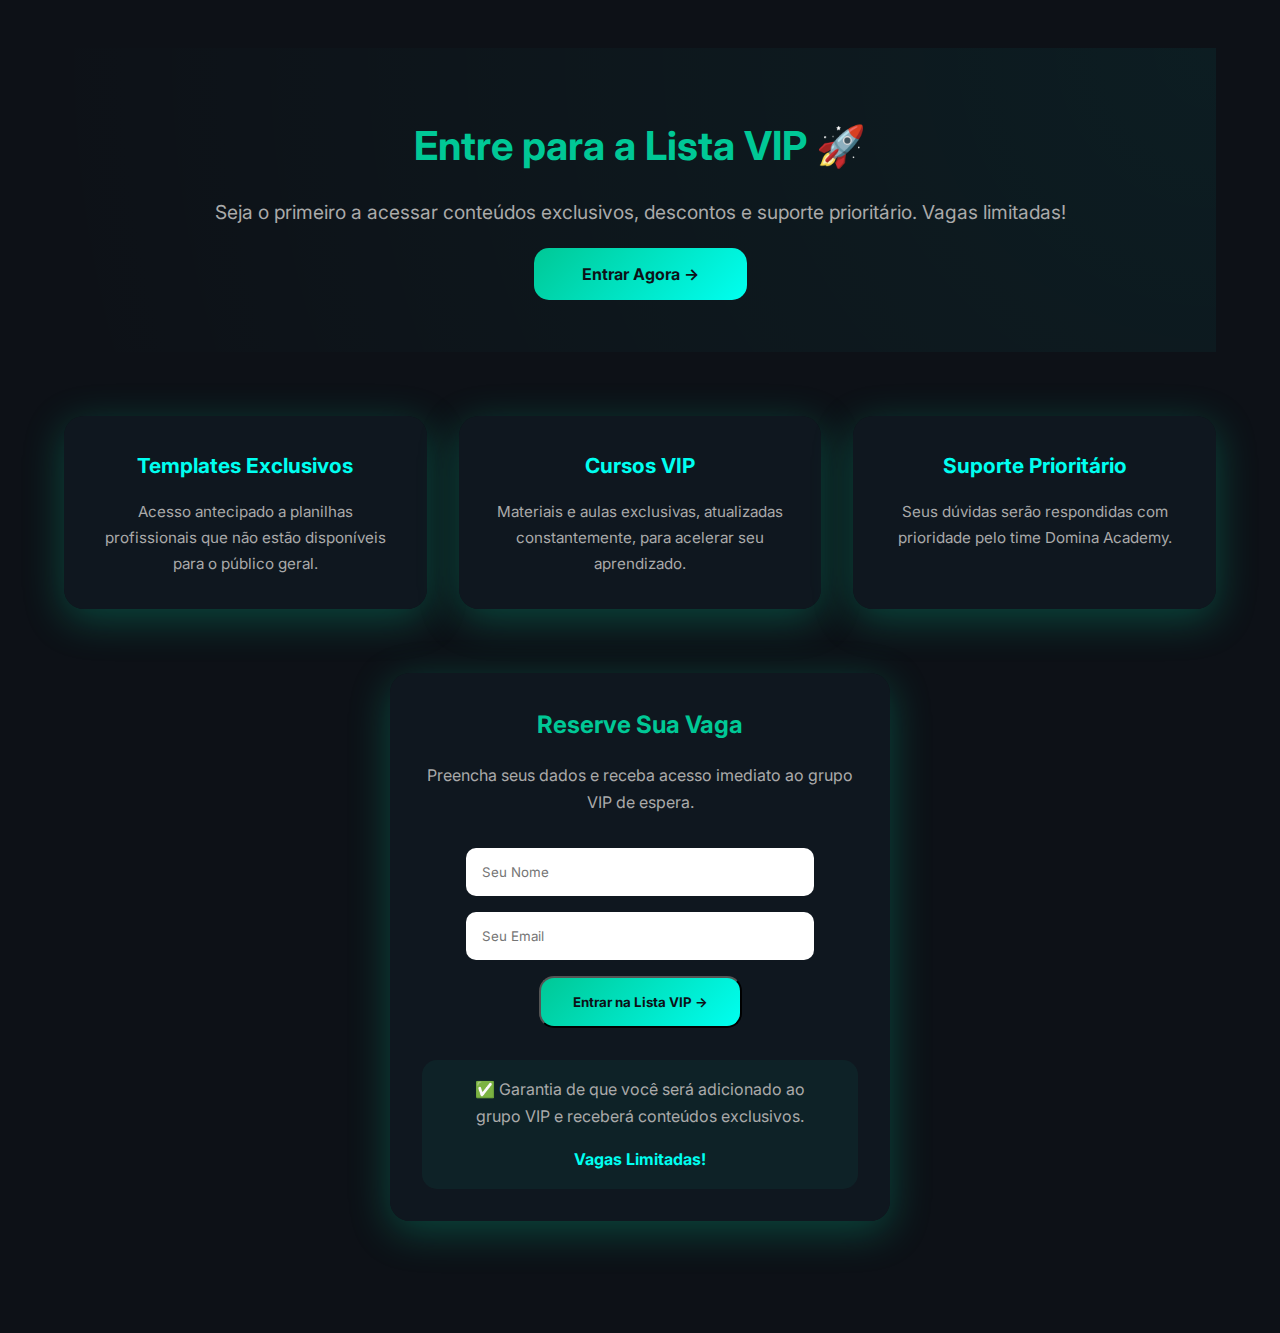
<file: lista vip/HOT VIP.HTML>
<!DOCTYPE html>
<html lang="pt-MZ">
<head>
<meta charset="UTF-8">
<meta name="viewport" content="width=device-width, initial-scale=1.0">
<title>Lista VIP — Domina Academy</title>
<link href="https://fonts.googleapis.com/css2?family=Inter:wght@300;400;600;700;800&display=swap" rel="stylesheet">
<style>
  /* RESET */
  *{margin:0;padding:0;box-sizing:border-box;font-family:'Inter',sans-serif;}
  body{background:#0D1117;color:#FFF;line-height:1.7;scroll-behavior:smooth;}
  a{text-decoration:none;color:inherit;transition:0.3s;}
  a:hover{color:#00FFF0;}
  .container{width:90%;max-width:1200px;margin:0 auto;padding:3rem 0;}

  /* HERO */
  .hero{text-align:center;padding:4rem 2rem;background:radial-gradient(circle at top right, rgba(0,255,240,0.05), transparent);}
  .hero h1{font-size:2.5rem;color:#00C896;margin-bottom:1rem;}
  .hero p{font-size:1.2rem;color:#AAA;margin-bottom:2rem;}
  .hero .btn{padding:1rem 3rem;font-weight:700;border-radius:15px;background:linear-gradient(135deg,#00C896,#00FFF0);color:#0D1117;transition:0.3s;}
  .hero .btn:hover{transform:translateY(-3px) scale(1.05);}

  /* BENEFÍCIOS */
  .benefits{display:grid;grid-template-columns:repeat(auto-fit,minmax(280px,1fr));gap:2rem;margin-top:4rem;}
  .benefit-card{background:rgba(17,25,33,0.85);padding:2rem;border-radius:20px;text-align:center;box-shadow:0 10px 40px rgba(0,200,150,0.3);transition:0.4s;}
  .benefit-card:hover{transform:translateY(-5px) scale(1.02);box-shadow:0 15px 50px rgba(0,255,200,0.4);}
  .benefit-card h3{color:#00FFF0;margin-bottom:1rem;font-size:1.3rem;}
  .benefit-card p{color:#AAA;font-size:0.95rem;}

  /* FORM */
  .waitlist-form{background:rgba(17,25,33,0.85);padding:2rem;border-radius:20px;margin:4rem auto;text-align:center;max-width:500px;box-shadow:0 10px 40px rgba(0,200,150,0.3);}
  .waitlist-form h2{color:#00C896;margin-bottom:1rem;}
  .waitlist-form p{color:#AAA;margin-bottom:2rem;}
  .waitlist-form input{width:80%;padding:1rem;margin-bottom:1rem;border-radius:10px;border:none;}
  .waitlist-form button{padding:1rem 2rem;font-weight:700;border-radius:15px;background:linear-gradient(135deg,#00C896,#00FFF0);color:#0D1117;cursor:pointer;transition:0.3s;}
  .waitlist-form button:hover{transform:translateY(-3px) scale(1.05);}

  /* GARANTIA E ESCASSEZ */
  .guarantee{background:rgba(0,255,200,0.05);padding:1rem 2rem;border-radius:15px;margin-top:2rem;color:#AAA;text-align:center;}
  .scarcity{color:#00FFF0;font-weight:700;margin-top:1rem;}

  /* RESPONSIVO */
  @media(max-width:768px){.benefits{grid-template-columns:1fr;}}
</style>
</head>
<body>

<div class="container">
  <!-- HERO -->
  <section class="hero">
    <h1>Entre para a Lista VIP 🚀</h1>
    <p>Seja o primeiro a acessar conteúdos exclusivos, descontos e suporte prioritário. Vagas limitadas!</p>
    <a href="#formulario" class="btn">Entrar Agora →</a>
  </section>

  <!-- BENEFÍCIOS -->
  <section class="benefits">
    <div class="benefit-card">
      <h3>Templates Exclusivos</h3>
      <p>Acesso antecipado a planilhas profissionais que não estão disponíveis para o público geral.</p>
    </div>
    <div class="benefit-card">
      <h3>Cursos VIP</h3>
      <p>Materiais e aulas exclusivas, atualizadas constantemente, para acelerar seu aprendizado.</p>
    </div>
    <div class="benefit-card">
      <h3>Suporte Prioritário</h3>
      <p>Seus dúvidas serão respondidas com prioridade pelo time Domina Academy.</p>
    </div>
  </section>

  <!-- FORMULÁRIO DE ESPERA -->
  <section id="formulario" class="waitlist-form">
    <h2>Reserve Sua Vaga</h2>
    <p>Preencha seus dados e receba acesso imediato ao grupo VIP de espera.</p>
    <form action="https://wa.me/25884XXXXXXX?text=Olá!%20Quero%20entrar%20na%20Lista%20VIP%20da%20Domina%20Academy" method="get" target="_blank">
      <input type="text" name="nome" placeholder="Seu Nome" required>
      <input type="email" name="email" placeholder="Seu Email" required>
      <button type="submit">Entrar na Lista VIP →</button>
    </form>
    <div class="guarantee">
      ✅ Garantia de que você será adicionado ao grupo VIP e receberá conteúdos exclusivos.
      <div class="scarcity">Vagas Limitadas!</div>
    </div>
  </section>
</div>

</body>
</html>
</file>
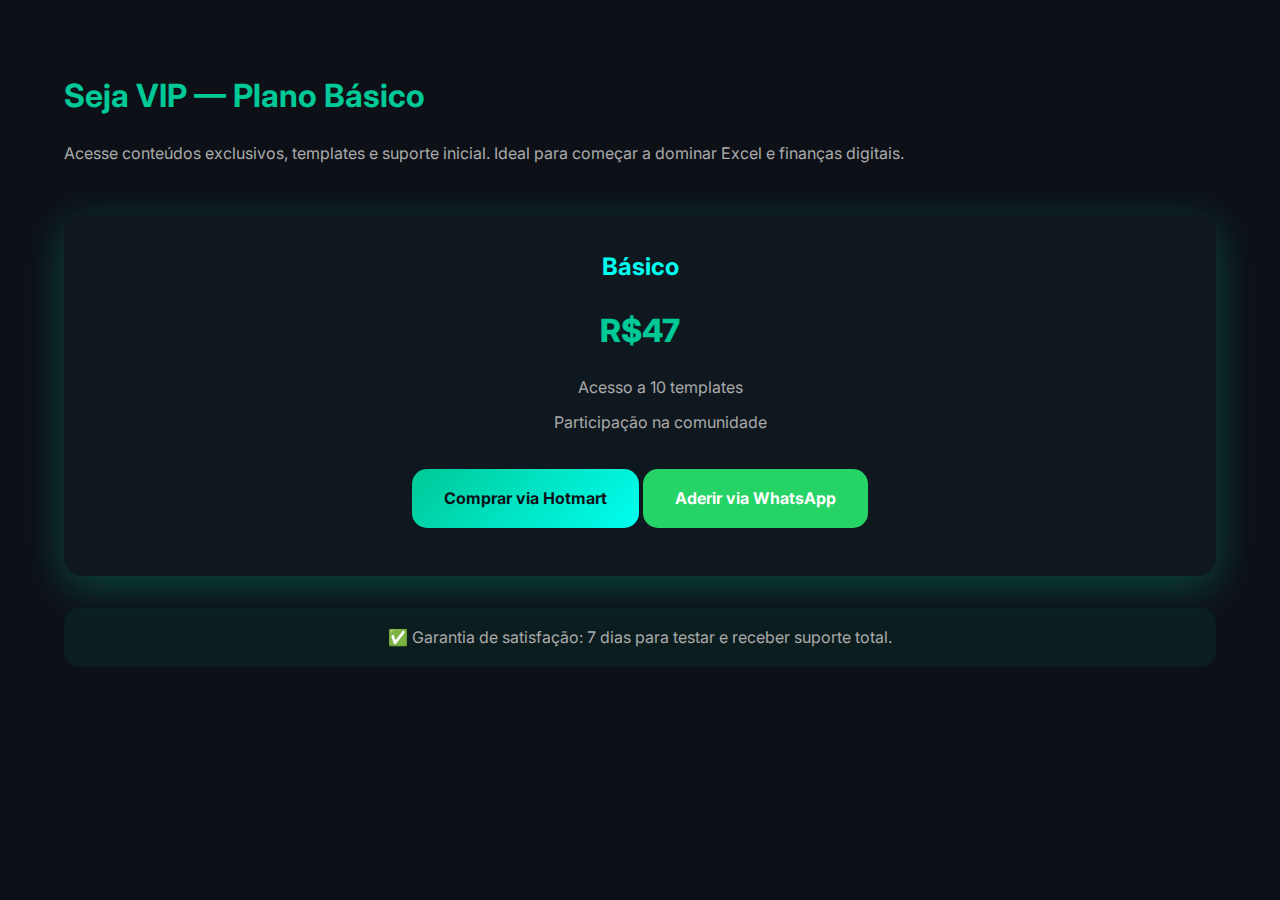
<file: VIP PAG/Página VIP basico.html>
<!DOCTYPE html>
<html lang="pt-MZ">
<head>
<meta charset="UTF-8">
<meta name="viewport" content="width=device-width, initial-scale=1.0">
<title>VIP Básico — Domina Academy</title>
<link href="https://fonts.googleapis.com/css2?family=Inter:wght@300;400;600;700;800&display=swap" rel="stylesheet">
<style>
  body{margin:0;font-family:'Inter',sans-serif;background:#0D1117;color:#FFF;line-height:1.7;}
  .container{width:90%;max-width:1200px;margin:0 auto;padding:3rem 0;}
  h1{color:#00C896;margin-bottom:1rem;}
  p{color:#AAA;margin-bottom:2rem;}
  .plans{display:grid;grid-template-columns:repeat(auto-fit,minmax(250px,1fr));gap:2rem;margin-top:3rem;}
  .plan-card{background:rgba(17,25,33,0.85);padding:2rem;border-radius:20px;text-align:center;box-shadow:0 10px 40px rgba(0,200,150,0.3);transition:0.4s;}
  .plan-card:hover{transform:translateY(-5px) scale(1.02);box-shadow:0 15px 50px rgba(0,255,200,0.4);}
  .plan-title{font-size:1.5rem;color:#00FFF0;margin-bottom:1rem;font-weight:700;}
  .plan-price{font-size:2rem;color:#00C896;margin-bottom:1rem;font-weight:800;}
  .plan-features{list-style:none;color:#AAA;margin-bottom:2rem;}
  .plan-features li{margin-bottom:0.5rem;}
  .btn{display:inline-block;text-decoration:none;padding:1rem 2rem;border-radius:15px;font-weight:700;transition:0.3s;margin-bottom:1rem;}
  .btn-primary{background:linear-gradient(135deg,#00C896,#00FFF0);color:#0D1117;}
  .btn-primary:hover{transform:translateY(-3px) scale(1.05);}
  .btn-whatsapp{background:#25D366;color:#fff;}
  .btn-whatsapp:hover{transform:translateY(-3px) scale(1.05);}
  .highlight{border:2px solid #00FFF0;box-shadow:0 15px 50px rgba(0,255,200,0.4);}
  .guarantee{background:rgba(0,255,200,0.05);padding:1rem 2rem;border-radius:15px;margin-top:2rem;color:#AAA;text-align:center;}
</style>
</head>
<body>
<div class="container">
  <h1>Seja VIP — Plano Básico</h1>
  <p>Acesse conteúdos exclusivos, templates e suporte inicial. Ideal para começar a dominar Excel e finanças digitais.</p>

  <div class="plans">
    <div class="plan-card">
      <div class="plan-title">Básico</div>
      <div class="plan-price">R$47</div>
      <ul class="plan-features">
        <li>Acesso a 10 templates</li>
        <li>Participação na comunidade</li>
      </ul>
      <a href="https://www.hotmart.com/product-link-basico" target="_blank" class="btn btn-primary">Comprar via Hotmart</a>
      <a href="https://wa.me/25884XXXXXXX?text=Olá!%20Tenho%20interesse%20no%20VIP%20Básico%20da%20Domina%20Academy." target="_blank" class="btn btn-whatsapp">Aderir via WhatsApp</a>
    </div>
  </div>

  <div class="guarantee">
    ✅ Garantia de satisfação: 7 dias para testar e receber suporte total.
  </div>
</div>
</body>
</html>
</file>
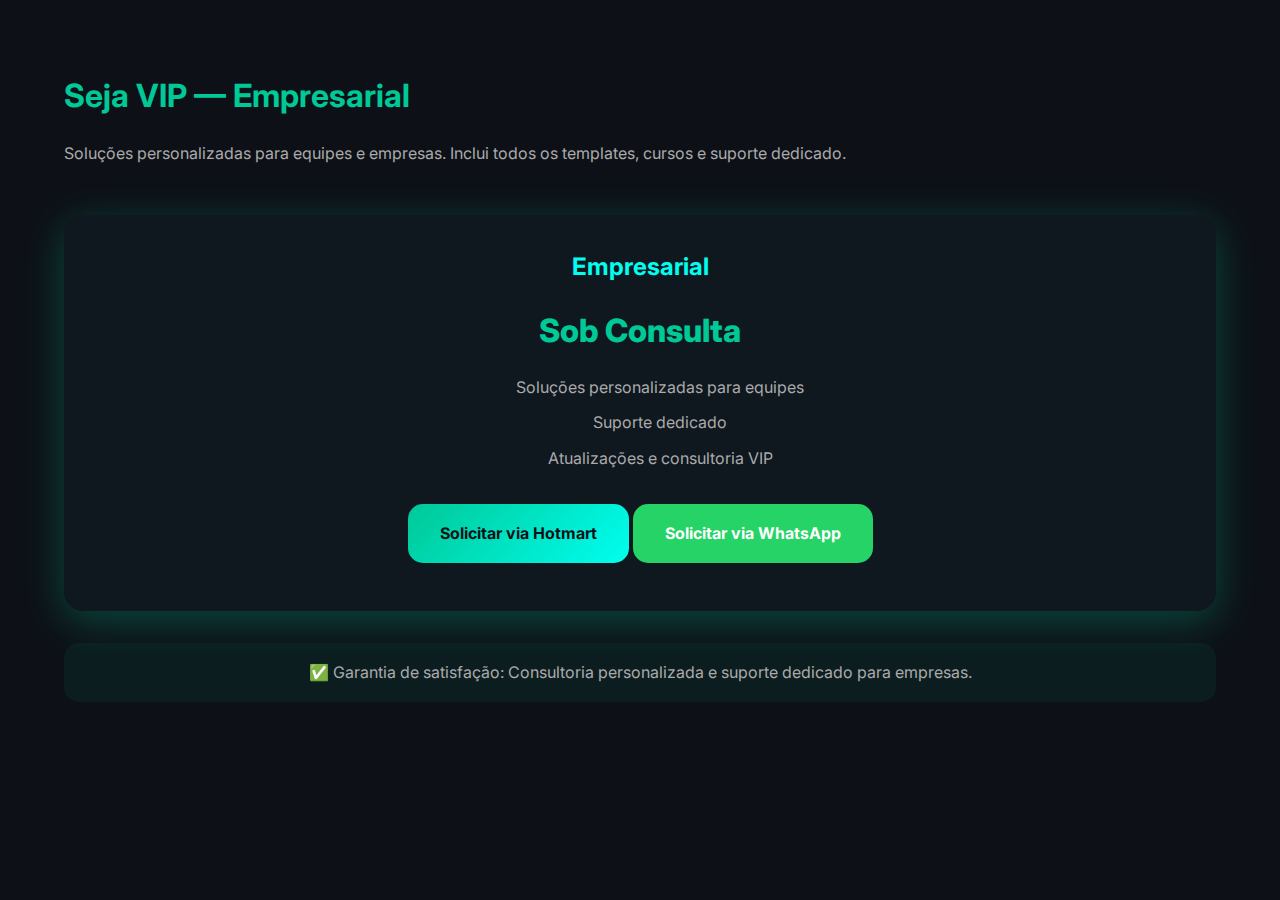
<file: VIP PAG/Página VIP Empresarial.html>
<!DOCTYPE html>
<html lang="pt-MZ">
<head>
<meta charset="UTF-8">
<meta name="viewport" content="width=device-width, initial-scale=1.0">
<title>VIP Empresarial — Domina Academy</title>
<link href="https://fonts.googleapis.com/css2?family=Inter:wght@300;400;600;700;800&display=swap" rel="stylesheet">
<style>
  body{margin:0;font-family:'Inter',sans-serif;background:#0D1117;color:#FFF;line-height:1.7;}
  .container{width:90%;max-width:1200px;margin:0 auto;padding:3rem 0;}
  h1{color:#00C896;margin-bottom:1rem;}
  p{color:#AAA;margin-bottom:2rem;}
  .plans{display:grid;grid-template-columns:repeat(auto-fit,minmax(250px,1fr));gap:2rem;margin-top:3rem;}
  .plan-card{background:rgba(17,25,33,0.85);padding:2rem;border-radius:20px;text-align:center;box-shadow:0 10px 40px rgba(0,200,150,0.3);transition:0.4s;}
  .plan-card:hover{transform:translateY(-5px) scale(1.02);}
  .plan-title{font-size:1.5rem;color:#00FFF0;margin-bottom:1rem;font-weight:700;}
  .plan-price{font-size:2rem;color:#00C896;margin-bottom:1rem;font-weight:800;}
  .plan-features{list-style:none;color:#AAA;margin-bottom:2rem;}
  .plan-features li{margin-bottom:0.5rem;}
  .btn{display:inline-block;text-decoration:none;padding:1rem 2rem;border-radius:15px;font-weight:700;transition:0.3s;margin-bottom:1rem;}
  .btn-primary{background:linear-gradient(135deg,#00C896,#00FFF0);color:#0D1117;}
  .btn-primary:hover{transform:translateY(-3px) scale(1.05);}
  .btn-whatsapp{background:#25D366;color:#fff;}
  .btn-whatsapp:hover{transform:translateY(-3px) scale(1.05);}
  .guarantee{background:rgba(0,255,200,0.05);padding:1rem 2rem;border-radius:15px;margin-top:2rem;color:#AAA;text-align:center;}
</style>
</head>
<body>
<div class="container">
  <h1>Seja VIP — Empresarial</h1>
  <p>Soluções personalizadas para equipes e empresas. Inclui todos os templates, cursos e suporte dedicado.</p>

  <div class="plans">
    <div class="plan-card">
      <div class="plan-title">Empresarial</div>
      <div class="plan-price">Sob Consulta</div>
      <ul class="plan-features">
        <li>Soluções personalizadas para equipes</li>
        <li>Suporte dedicado</li>
        <li>Atualizações e consultoria VIP</li>
      </ul>
      <a href="https://www.hotmart.com/product-link-empresarial" target="_blank" class="btn btn-primary">Solicitar via Hotmart</a>
      <a href="https://wa.me/25884XXXXXXX?text=Olá!%20Tenho%20interesse%20no%20VIP%20Empresarial%20da%20Domina%20Academy." target="_blank" class="btn btn-whatsapp">Solicitar via WhatsApp</a>
    </div>
  </div>

  <div class="guarantee">
    ✅ Garantia de satisfação: Consultoria personalizada e suporte dedicado para empresas.
  </div>
</div>
</body>
</html>
</file>
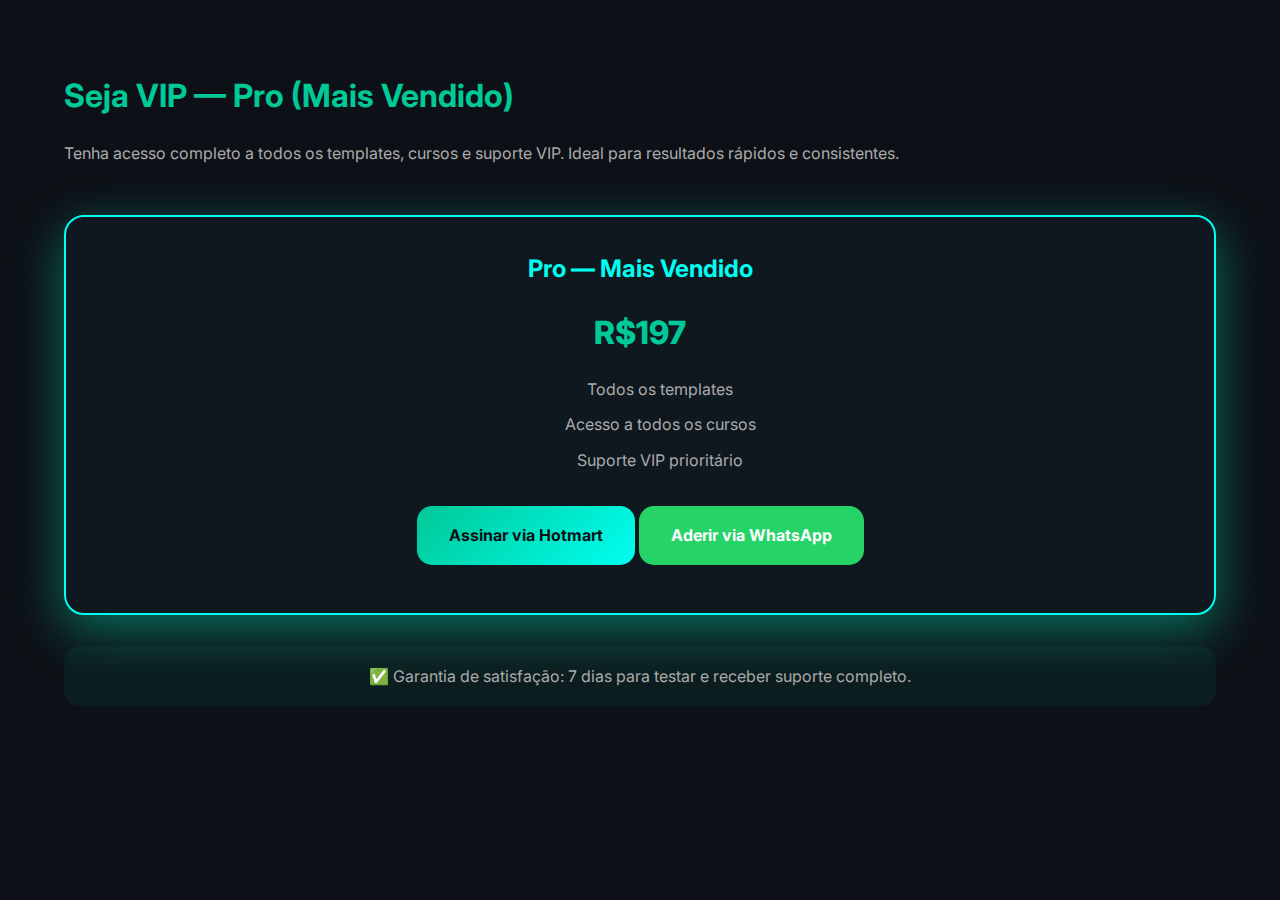
<file: VIP PAG/Página VIP pro.html>
<!DOCTYPE html>
<html lang="pt-MZ">
<head>
<meta charset="UTF-8">
<meta name="viewport" content="width=device-width, initial-scale=1.0">
<title>VIP Pro — Domina Academy</title>
<link href="https://fonts.googleapis.com/css2?family=Inter:wght@300;400;600;700;800&display=swap" rel="stylesheet">
<style>
  body{margin:0;font-family:'Inter',sans-serif;background:#0D1117;color:#FFF;line-height:1.7;}
  .container{width:90%;max-width:1200px;margin:0 auto;padding:3rem 0;}
  h1{color:#00C896;margin-bottom:1rem;}
  p{color:#AAA;margin-bottom:2rem;}
  .plans{display:grid;grid-template-columns:repeat(auto-fit,minmax(250px,1fr));gap:2rem;margin-top:3rem;}
  .plan-card{background:rgba(17,25,33,0.85);padding:2rem;border-radius:20px;text-align:center;box-shadow:0 10px 40px rgba(0,200,150,0.3);transition:0.4s;}
  .plan-card.highlight{border:2px solid #00FFF0;box-shadow:0 15px 50px rgba(0,255,200,0.4);}
  .plan-card:hover{transform:translateY(-5px) scale(1.02);}
  .plan-title{font-size:1.5rem;color:#00FFF0;margin-bottom:1rem;font-weight:700;}
  .plan-price{font-size:2rem;color:#00C896;margin-bottom:1rem;font-weight:800;}
  .plan-features{list-style:none;color:#AAA;margin-bottom:2rem;}
  .plan-features li{margin-bottom:0.5rem;}
  .btn{display:inline-block;text-decoration:none;padding:1rem 2rem;border-radius:15px;font-weight:700;transition:0.3s;margin-bottom:1rem;}
  .btn-primary{background:linear-gradient(135deg,#00C896,#00FFF0);color:#0D1117;}
  .btn-primary:hover{transform:translateY(-3px) scale(1.05);}
  .btn-whatsapp{background:#25D366;color:#fff;}
  .btn-whatsapp:hover{transform:translateY(-3px) scale(1.05);}
  .guarantee{background:rgba(0,255,200,0.05);padding:1rem 2rem;border-radius:15px;margin-top:2rem;color:#AAA;text-align:center;}
</style>
</head>
<body>
<div class="container">
  <h1>Seja VIP — Pro (Mais Vendido)</h1>
  <p>Tenha acesso completo a todos os templates, cursos e suporte VIP. Ideal para resultados rápidos e consistentes.</p>

  <div class="plans">
    <div class="plan-card highlight">
      <div class="plan-title">Pro — Mais Vendido</div>
      <div class="plan-price">R$197</div>
      <ul class="plan-features">
        <li>Todos os templates</li>
        <li>Acesso a todos os cursos</li>
        <li>Suporte VIP prioritário</li>
      </ul>
      <a href="https://www.hotmart.com/product-link-pro" target="_blank" class="btn btn-primary">Assinar via Hotmart</a>
      <a href="https://wa.me/25884XXXXXXX?text=Olá!%20Tenho%20interesse%20no%20VIP%20Pro%20da%20Domina%20Academy." target="_blank" class="btn btn-whatsapp">Aderir via WhatsApp</a>
    </div>
  </div>

  <div class="guarantee">
    ✅ Garantia de satisfação: 7 dias para testar e receber suporte completo.
  </div>
</div>
</body>
</html>
</file>
